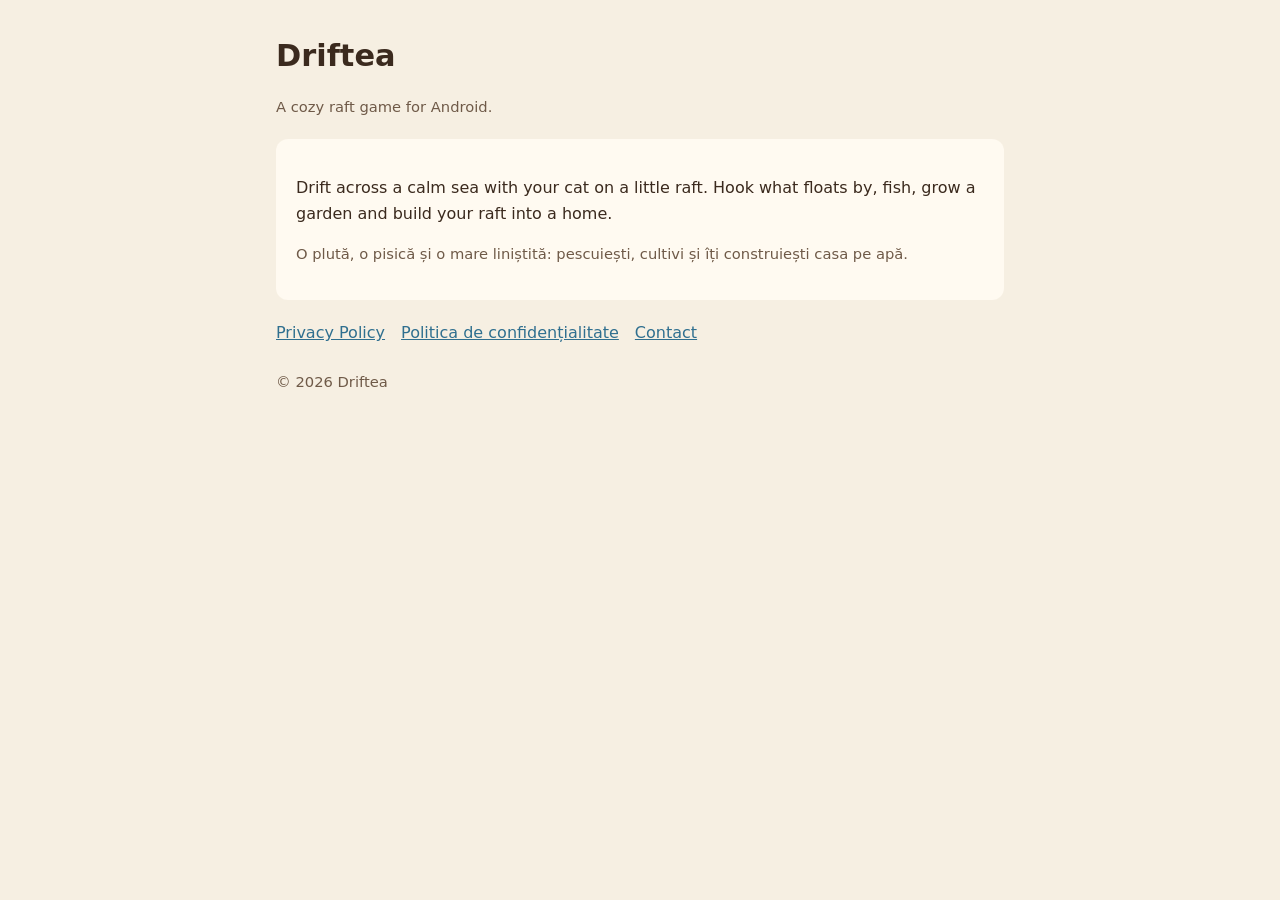
<file: index.html>
<!doctype html>
<html lang="en">
<head>
<meta charset="utf-8">
<meta name="viewport" content="width=device-width,initial-scale=1">
<title>Driftea</title>
<link rel="stylesheet" href="style.css">
</head>
<body>
<main>
<h1>Driftea</h1>
<p class="muted">A cozy raft game for Android.</p>
<div class="card">
<p>Drift across a calm sea with your cat on a little raft. Hook what floats by, fish, grow a garden and build your raft into a home.</p>
<p class="muted">O plută, o pisică și o mare liniștită: pescuiești, cultivi și îți construiești casa pe apă.</p>
</div>
<nav>
<a href="privacy.html">Privacy Policy</a>
<a href="privacy.html#ro">Politica de confidențialitate</a>
<a href="mailto:banke.mihai@gmail.com">Contact</a>
</nav>
<p class="muted">© 2026 Driftea</p>
</main>
</body>
</html>
</file>
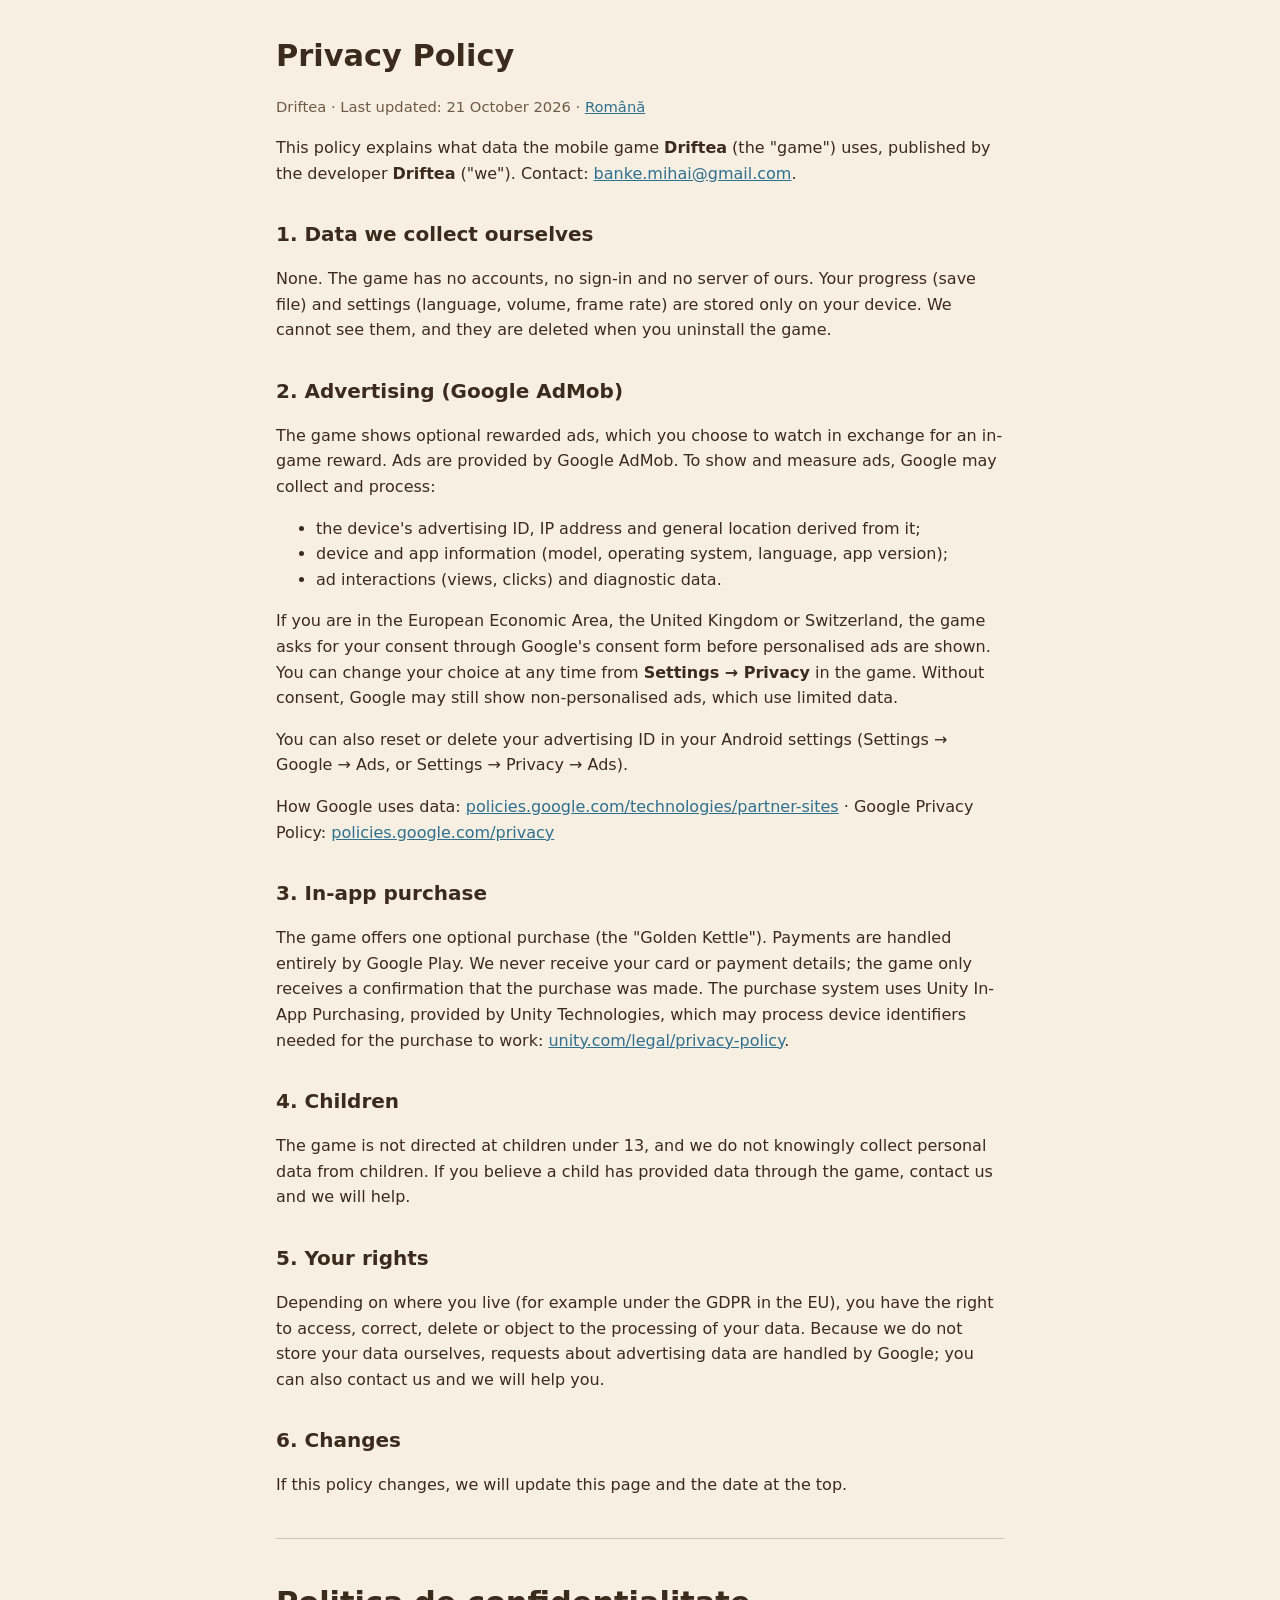
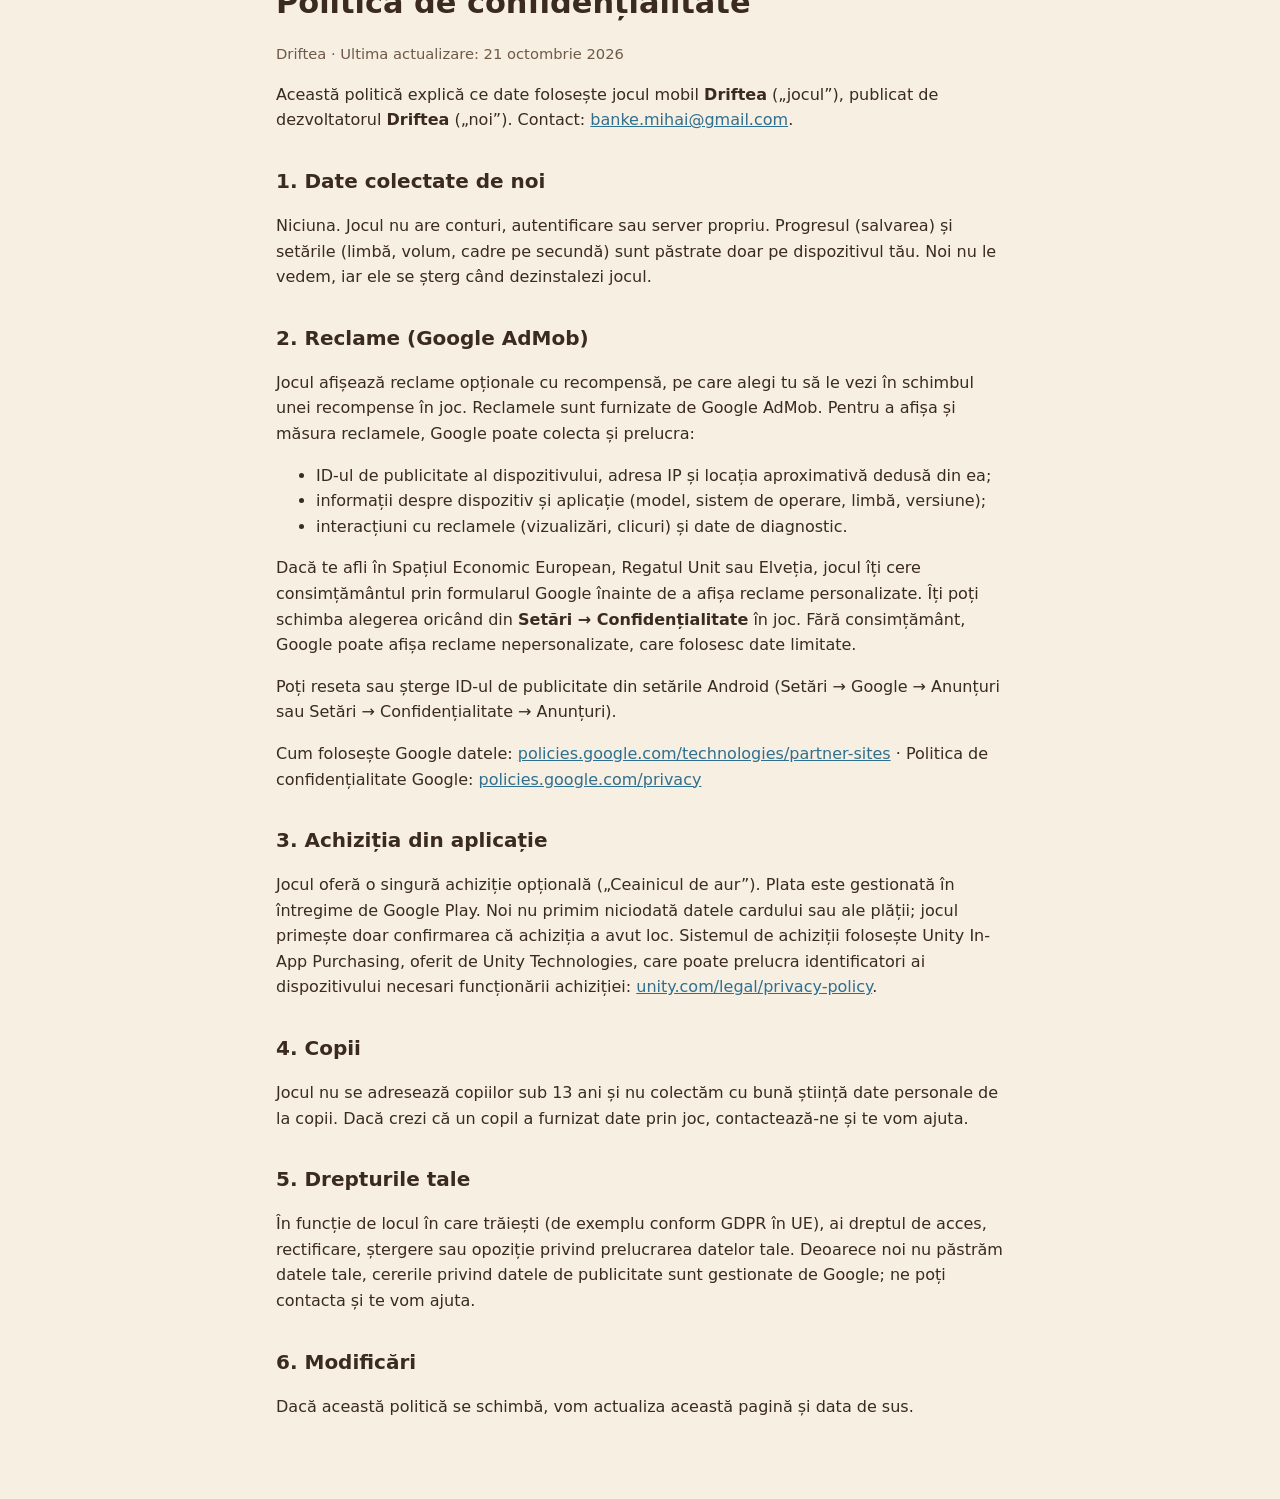
<file: privacy.html>
<!doctype html>
<html lang="en">
<head>
<meta charset="utf-8">
<meta name="viewport" content="width=device-width,initial-scale=1">
<title>Driftea Privacy Policy</title>
<link rel="stylesheet" href="style.css">
</head>
<body>
<main>
<h1>Privacy Policy</h1>
<p class="muted">Driftea · Last updated: 21 October 2026 · <a href="#ro">Română</a></p>

<p>This policy explains what data the mobile game <strong>Driftea</strong> (the "game") uses, published by the developer <strong>Driftea</strong> ("we"). Contact: <a href="mailto:banke.mihai@gmail.com">banke.mihai@gmail.com</a>.</p>

<h2>1. Data we collect ourselves</h2>
<p>None. The game has no accounts, no sign-in and no server of ours. Your progress (save file) and settings (language, volume, frame rate) are stored only on your device. We cannot see them, and they are deleted when you uninstall the game.</p>

<h2>2. Advertising (Google AdMob)</h2>
<p>The game shows optional rewarded ads, which you choose to watch in exchange for an in-game reward. Ads are provided by Google AdMob. To show and measure ads, Google may collect and process:</p>
<ul>
<li>the device's advertising ID, IP address and general location derived from it;</li>
<li>device and app information (model, operating system, language, app version);</li>
<li>ad interactions (views, clicks) and diagnostic data.</li>
</ul>
<p>If you are in the European Economic Area, the United Kingdom or Switzerland, the game asks for your consent through Google's consent form before personalised ads are shown. You can change your choice at any time from <strong>Settings → Privacy</strong> in the game. Without consent, Google may still show non-personalised ads, which use limited data.</p>
<p>You can also reset or delete your advertising ID in your Android settings (Settings → Google → Ads, or Settings → Privacy → Ads).</p>
<p>How Google uses data: <a href="https://policies.google.com/technologies/partner-sites">policies.google.com/technologies/partner-sites</a> · Google Privacy Policy: <a href="https://policies.google.com/privacy">policies.google.com/privacy</a></p>

<h2>3. In-app purchase</h2>
<p>The game offers one optional purchase (the "Golden Kettle"). Payments are handled entirely by Google Play. We never receive your card or payment details; the game only receives a confirmation that the purchase was made. The purchase system uses Unity In-App Purchasing, provided by Unity Technologies, which may process device identifiers needed for the purchase to work: <a href="https://unity.com/legal/privacy-policy">unity.com/legal/privacy-policy</a>.</p>

<h2>4. Children</h2>
<p>The game is not directed at children under 13, and we do not knowingly collect personal data from children. If you believe a child has provided data through the game, contact us and we will help.</p>

<h2>5. Your rights</h2>
<p>Depending on where you live (for example under the GDPR in the EU), you have the right to access, correct, delete or object to the processing of your data. Because we do not store your data ourselves, requests about advertising data are handled by Google; you can also contact us and we will help you.</p>

<h2>6. Changes</h2>
<p>If this policy changes, we will update this page and the date at the top.</p>

<hr>

<section id="ro">
<h1>Politica de confidențialitate</h1>
<p class="muted">Driftea · Ultima actualizare: 21 octombrie 2026</p>

<p>Această politică explică ce date folosește jocul mobil <strong>Driftea</strong> („jocul”), publicat de dezvoltatorul <strong>Driftea</strong> („noi”). Contact: <a href="mailto:banke.mihai@gmail.com">banke.mihai@gmail.com</a>.</p>

<h2>1. Date colectate de noi</h2>
<p>Niciuna. Jocul nu are conturi, autentificare sau server propriu. Progresul (salvarea) și setările (limbă, volum, cadre pe secundă) sunt păstrate doar pe dispozitivul tău. Noi nu le vedem, iar ele se șterg când dezinstalezi jocul.</p>

<h2>2. Reclame (Google AdMob)</h2>
<p>Jocul afișează reclame opționale cu recompensă, pe care alegi tu să le vezi în schimbul unei recompense în joc. Reclamele sunt furnizate de Google AdMob. Pentru a afișa și măsura reclamele, Google poate colecta și prelucra:</p>
<ul>
<li>ID-ul de publicitate al dispozitivului, adresa IP și locația aproximativă dedusă din ea;</li>
<li>informații despre dispozitiv și aplicație (model, sistem de operare, limbă, versiune);</li>
<li>interacțiuni cu reclamele (vizualizări, clicuri) și date de diagnostic.</li>
</ul>
<p>Dacă te afli în Spațiul Economic European, Regatul Unit sau Elveția, jocul îți cere consimțământul prin formularul Google înainte de a afișa reclame personalizate. Îți poți schimba alegerea oricând din <strong>Setări → Confidențialitate</strong> în joc. Fără consimțământ, Google poate afișa reclame nepersonalizate, care folosesc date limitate.</p>
<p>Poți reseta sau șterge ID-ul de publicitate din setările Android (Setări → Google → Anunțuri sau Setări → Confidențialitate → Anunțuri).</p>
<p>Cum folosește Google datele: <a href="https://policies.google.com/technologies/partner-sites?hl=ro">policies.google.com/technologies/partner-sites</a> · Politica de confidențialitate Google: <a href="https://policies.google.com/privacy?hl=ro">policies.google.com/privacy</a></p>

<h2>3. Achiziția din aplicație</h2>
<p>Jocul oferă o singură achiziție opțională („Ceainicul de aur”). Plata este gestionată în întregime de Google Play. Noi nu primim niciodată datele cardului sau ale plății; jocul primește doar confirmarea că achiziția a avut loc. Sistemul de achiziții folosește Unity In-App Purchasing, oferit de Unity Technologies, care poate prelucra identificatori ai dispozitivului necesari funcționării achiziției: <a href="https://unity.com/legal/privacy-policy">unity.com/legal/privacy-policy</a>.</p>

<h2>4. Copii</h2>
<p>Jocul nu se adresează copiilor sub 13 ani și nu colectăm cu bună știință date personale de la copii. Dacă crezi că un copil a furnizat date prin joc, contactează-ne și te vom ajuta.</p>

<h2>5. Drepturile tale</h2>
<p>În funcție de locul în care trăiești (de exemplu conform GDPR în UE), ai dreptul de acces, rectificare, ștergere sau opoziție privind prelucrarea datelor tale. Deoarece noi nu păstrăm datele tale, cererile privind datele de publicitate sunt gestionate de Google; ne poți contacta și te vom ajuta.</p>

<h2>6. Modificări</h2>
<p>Dacă această politică se schimbă, vom actualiza această pagină și data de sus.</p>
</section>
</main>
</body>
</html>
</file>
<file: style.css>
:root{--bg:#f6efe2;--ink:#3b2a1e;--muted:#6f5a48;--accent:#2f6f8f;--card:#fffaf1}
@media (prefers-color-scheme:dark){:root{--bg:#1d1813;--ink:#efe4d2;--muted:#b8a690;--accent:#7cc0de;--card:#26201a}}
*{box-sizing:border-box}
body{margin:0;background:var(--bg);color:var(--ink);font:16px/1.6 system-ui,-apple-system,"Segoe UI",Roboto,sans-serif}
main{max-width:760px;margin:0 auto;padding:32px 16px 64px}
h1{font-size:1.9rem;margin:0 0 4px}
h2{font-size:1.25rem;margin:32px 0 8px}
h3{font-size:1.05rem;margin:20px 0 4px}
p,li{color:var(--ink)}
.muted{color:var(--muted);font-size:.92rem}
a{color:var(--accent)}
.card{background:var(--card);border-radius:12px;padding:20px;margin:20px 0}
nav{display:flex;gap:16px;flex-wrap:wrap;margin:8px 0 24px}
hr{border:0;border-top:1px solid var(--muted);opacity:.3;margin:40px 0}
</file>
